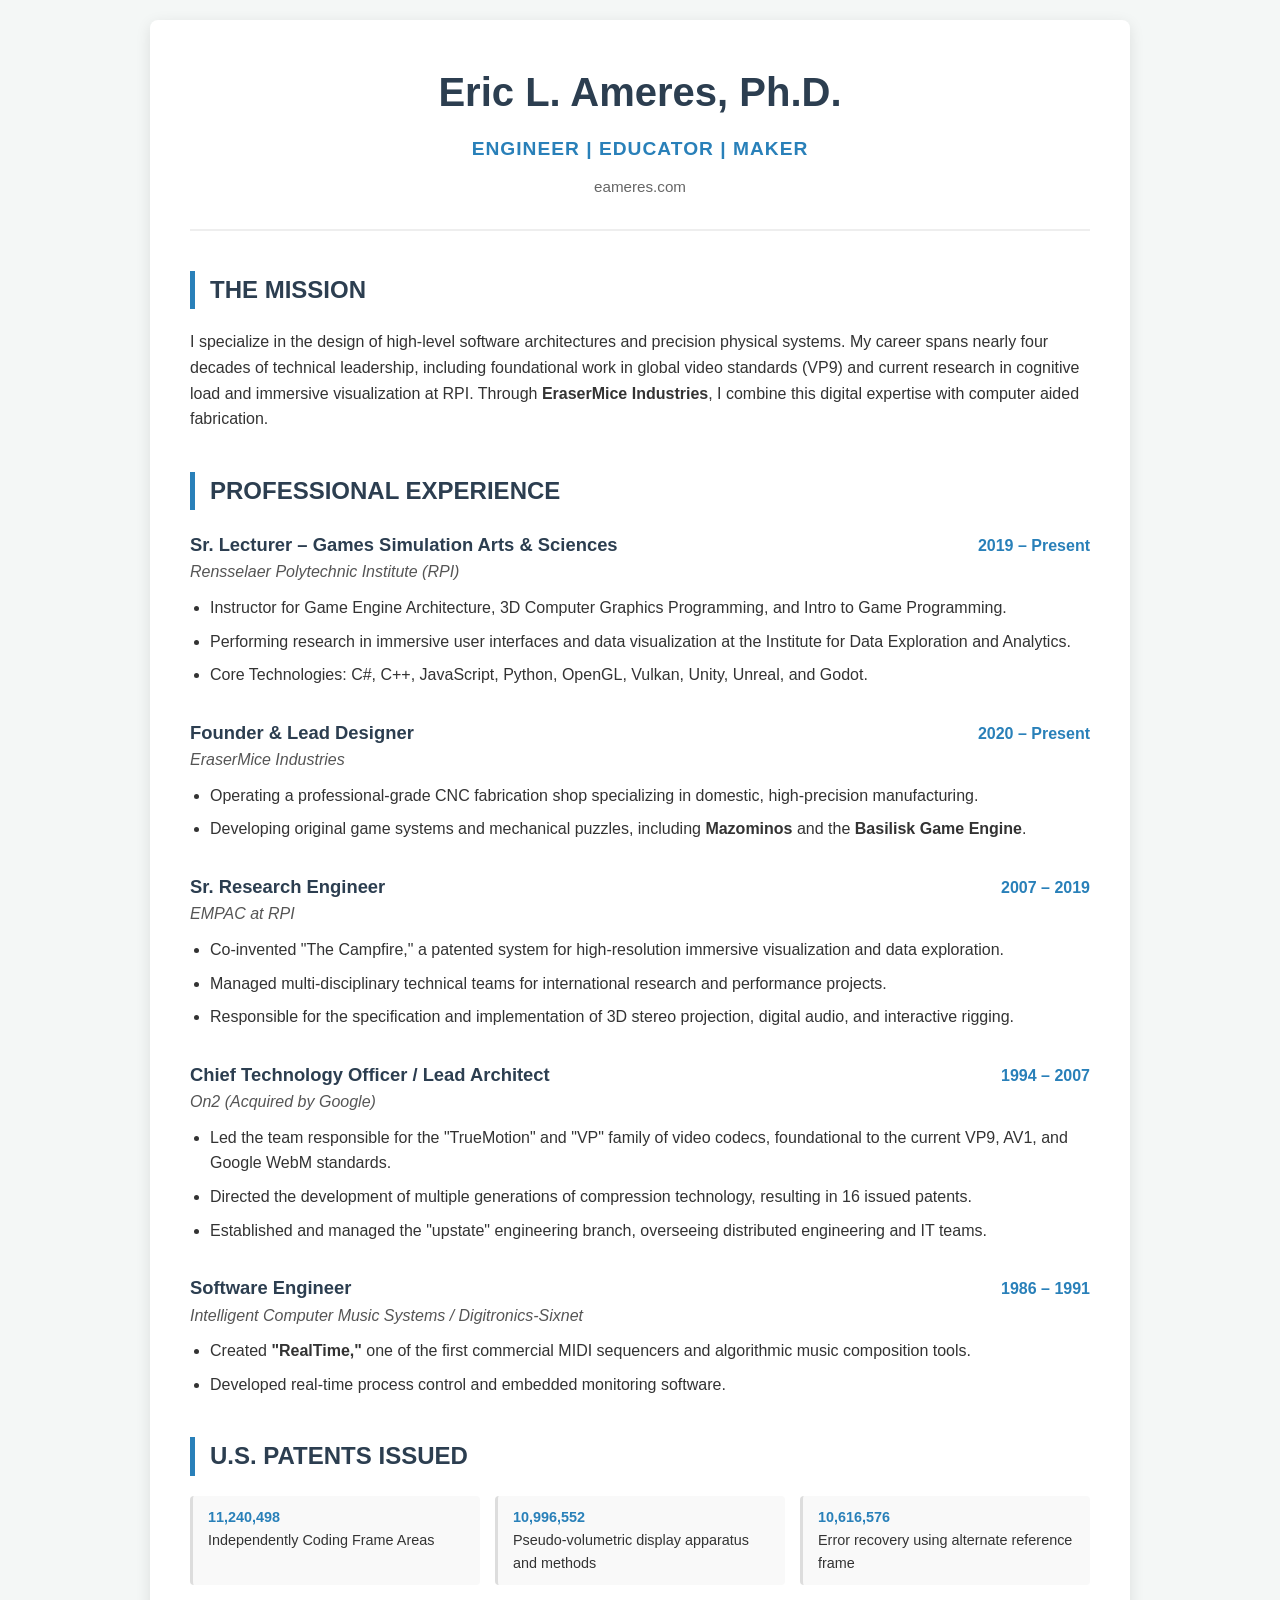
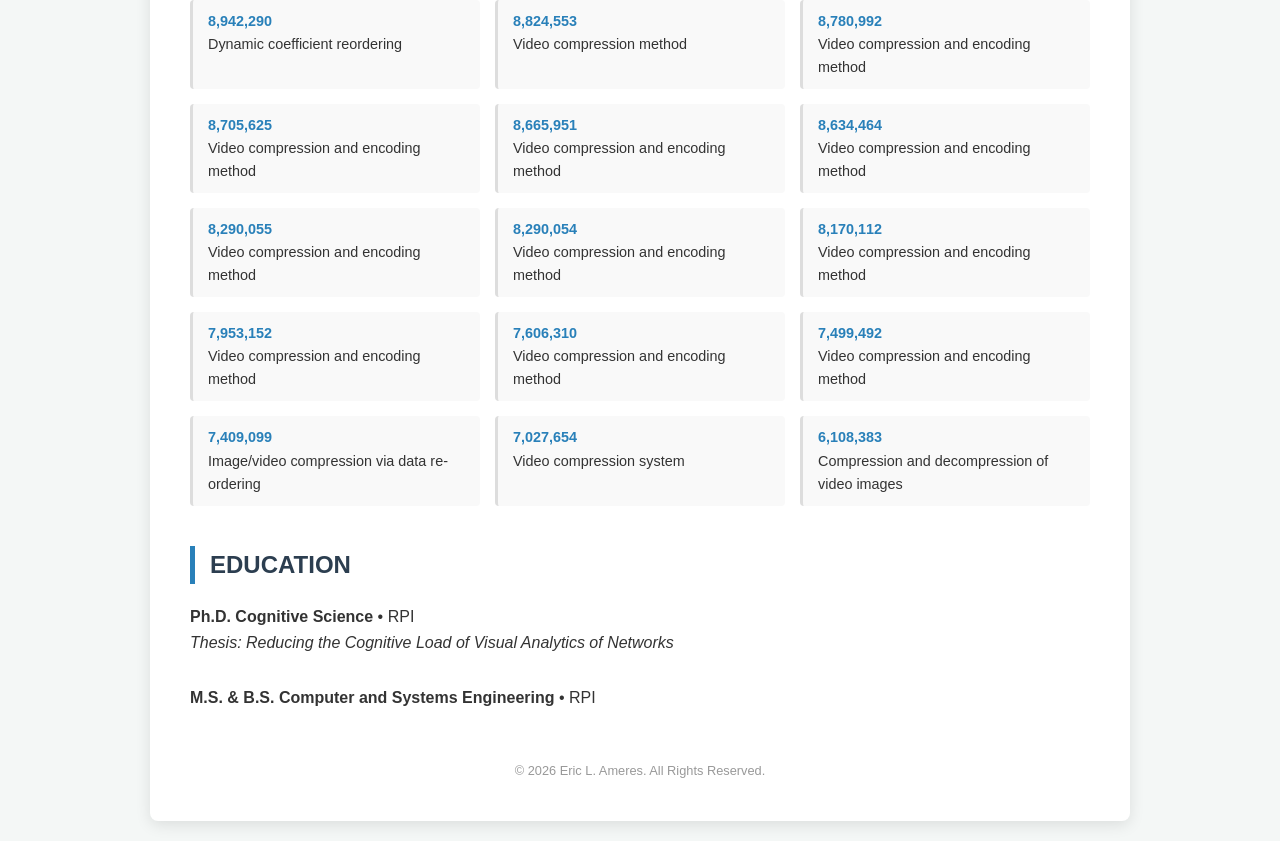
<file: aboutme.html>
<!DOCTYPE html>
<html lang="en">
<head>
    <meta charset="UTF-8">
    <meta name="viewport" content="width=device-width, initial-scale=1.0">
    <title>Eric L. Ameres, Ph.D. - Professional Profile</title>
    <style>
        :root {
            --primary-color: #2c3e50;
            --secondary-color: #2980b9;
            --text-color: #333;
            --bg-color: #f4f7f6;
            --card-bg: #ffffff;
        }

        body {
            font-family: 'Segoe UI', Roboto, Helvetica, Arial, sans-serif;
            line-height: 1.6;
            color: var(--text-color);
            background-color: var(--bg-color);
            margin: 0;
            padding: 20px;
        }

        .container {
            max-width: 900px;
            margin: 0 auto;
            background: var(--card-bg);
            padding: 40px;
            box-shadow: 0 4px 15px rgba(0,0,0,0.1);
            border-radius: 8px;
        }

        header {
            text-align: center;
            border-bottom: 2px solid #eee;
            padding-bottom: 30px;
            margin-bottom: 30px;
        }

        h1 {
            margin: 0;
            font-size: 2.5rem;
            color: var(--primary-color);
        }

        .tagline {
            font-size: 1.2rem;
            color: var(--secondary-color);
            font-weight: 600;
            text-transform: uppercase;
            letter-spacing: 1px;
            margin: 10px 0;
        }

        .contact {
            font-size: 0.95rem;
            color: #666;
        }

        h2 {
            color: var(--primary-color);
            border-left: 5px solid var(--secondary-color);
            padding-left: 15px;
            margin-top: 40px;
            font-size: 1.5rem;
            text-transform: uppercase;
        }

        .experience-item {
            margin-bottom: 30px;
        }

        .item-header {
            display: flex;
            justify-content: space-between;
            align-items: baseline;
            flex-wrap: wrap;
        }

        .title {
            font-weight: bold;
            font-size: 1.15rem;
            color: var(--primary-color);
        }

        .date {
            color: var(--secondary-color);
            font-weight: 600;
        }

        .company {
            font-style: italic;
            display: block;
            margin-bottom: 10px;
            color: #555;
        }

        ul {
            padding-left: 20px;
            margin-top: 5px;
        }

        li {
            margin-bottom: 8px;
        }

        .patent-list {
            list-style: none;
            padding: 0;
            display: grid;
            grid-template-columns: repeat(auto-fill, minmax(280px, 1fr));
            gap: 15px;
        }

        .patent-item {
            background: #f9f9f9;
            padding: 10px 15px;
            border-radius: 4px;
            border-left: 3px solid #ddd;
            font-size: 0.9rem;
        }

        .patent-number {
            font-weight: bold;
            color: var(--secondary-color);
            display: block;
        }

        footer {
            text-align: center;
            margin-top: 50px;
            font-size: 0.8rem;
            color: #999;
        }

        @media (max-width: 600px) {
            .container { padding: 20px; }
            .item-header { flex-direction: column; }
            .date { margin-top: 5px; }
        }
    </style>
</head>
<body>

<div class="container">
    <header>
        <h1>Eric L. Ameres, Ph.D.</h1>
        <div class="tagline">Engineer | Educator | Maker</div>
        <div class="contact">
            eameres.com
        </div>
    </header>

    <section>
        <h2>The Mission</h2>
        <p>I specialize in the design of high-level software architectures and precision physical systems. My career spans nearly four decades of technical leadership, including foundational work in global video standards (VP9) and current research in cognitive load and immersive visualization at RPI. Through <strong>EraserMice Industries</strong>, I combine this digital expertise with computer aided fabrication.</p>
    </section>

    <section>
        <h2>Professional Experience</h2>
        
        <div class="experience-item">
            <div class="item-header">
                <span class="title">Sr. Lecturer – Games Simulation Arts & Sciences</span>
                <span class="date">2019 – Present</span>
            </div>
            <span class="company">Rensselaer Polytechnic Institute (RPI)</span>
            <ul>
                <li>Instructor for Game Engine Architecture, 3D Computer Graphics Programming, and Intro to Game Programming.</li>
                <li>Performing research in immersive user interfaces and data visualization at the Institute for Data Exploration and Analytics.</li>
                <li>Core Technologies: C#, C++, JavaScript, Python, OpenGL, Vulkan, Unity, Unreal, and Godot.</li>
            </ul>
        </div>

        <div class="experience-item">
            <div class="item-header">
                <span class="title">Founder & Lead Designer</span>
                <span class="date">2020 – Present</span>
            </div>
            <span class="company">EraserMice Industries</span>
            <ul>
                <li>Operating a professional-grade CNC fabrication shop specializing in domestic, high-precision manufacturing.</li>
                <li>Developing original game systems and mechanical puzzles, including <strong>Mazominos</strong> and the <strong>Basilisk Game Engine</strong>.</li>
            </ul>
        </div>

        <div class="experience-item">
            <div class="item-header">
                <span class="title">Sr. Research Engineer</span>
                <span class="date">2007 – 2019</span>
            </div>
            <span class="company">EMPAC at RPI</span>
            <ul>
                <li>Co-invented "The Campfire," a patented system for high-resolution immersive visualization and data exploration.</li>
                <li>Managed multi-disciplinary technical teams for international research and performance projects.</li>
                <li>Responsible for the specification and implementation of 3D stereo projection, digital audio, and interactive rigging.</li>
            </ul>
        </div>

        <div class="experience-item">
            <div class="item-header">
                <span class="title">Chief Technology Officer / Lead Architect</span>
                <span class="date">1994 – 2007</span>
            </div>
            <span class="company">On2 (Acquired by Google)</span>
            <ul>
                <li>Led the team responsible for the "TrueMotion" and "VP" family of video codecs, foundational to the current VP9, AV1, and Google WebM standards.</li>
                <li>Directed the development of multiple generations of compression technology, resulting in 16 issued patents.</li>
                <li>Established and managed the "upstate" engineering branch, overseeing distributed engineering and IT teams.</li>
            </ul>
        </div>

        <div class="experience-item">
            <div class="item-header">
                <span class="title">Software Engineer</span>
                <span class="date">1986 – 1991</span>
            </div>
            <span class="company">Intelligent Computer Music Systems / Digitronics-Sixnet</span>
            <ul>
                <li>Created <strong>"RealTime,"</strong> one of the first commercial MIDI sequencers and algorithmic music composition tools.</li>
                <li>Developed real-time process control and embedded monitoring software.</li>
            </ul>
        </div>
    </section>

    <section>
        <h2>U.S. Patents Issued</h2>
        <div class="patent-list">
            <div class="patent-item"><span class="patent-number">11,240,498</span> Independently Coding Frame Areas</div>
            <div class="patent-item"><span class="patent-number">10,996,552</span> Pseudo-volumetric display apparatus and methods</div>
            <div class="patent-item"><span class="patent-number">10,616,576</span> Error recovery using alternate reference frame</div>
            <div class="patent-item"><span class="patent-number">8,942,290</span> Dynamic coefficient reordering</div>
            <div class="patent-item"><span class="patent-number">8,824,553</span> Video compression method</div>
            <div class="patent-item"><span class="patent-number">8,780,992</span> Video compression and encoding method</div>
            <div class="patent-item"><span class="patent-number">8,705,625</span> Video compression and encoding method</div>
            <div class="patent-item"><span class="patent-number">8,665,951</span> Video compression and encoding method</div>
            <div class="patent-item"><span class="patent-number">8,634,464</span> Video compression and encoding method</div>
            <div class="patent-item"><span class="patent-number">8,290,055</span> Video compression and encoding method</div>
            <div class="patent-item"><span class="patent-number">8,290,054</span> Video compression and encoding method</div>
            <div class="patent-item"><span class="patent-number">8,170,112</span> Video compression and encoding method</div>
            <div class="patent-item"><span class="patent-number">7,953,152</span> Video compression and encoding method</div>
            <div class="patent-item"><span class="patent-number">7,606,310</span> Video compression and encoding method</div>
            <div class="patent-item"><span class="patent-number">7,499,492</span> Video compression and encoding method</div>
            <div class="patent-item"><span class="patent-number">7,409,099</span> Image/video compression via data re-ordering</div>
            <div class="patent-item"><span class="patent-number">7,027,654</span> Video compression system</div>
            <div class="patent-item"><span class="patent-number">6,108,383</span> Compression and decompression of video images</div>
        </div>
    </section>

    <section>
        <h2>Education</h2>
        <div class="experience-item">
            <strong>Ph.D. Cognitive Science</strong> &bull; RPI
            <br><em>Thesis: Reducing the Cognitive Load of Visual Analytics of Networks</em>
        </div>
        <div class="experience-item">
            <strong>M.S. & B.S. Computer and Systems Engineering</strong> &bull; RPI
        </div>
    </section>

    <footer>
        &copy; 2026 Eric L. Ameres. All Rights Reserved.
    </footer>
</div>

</body>
</html>
</file>
